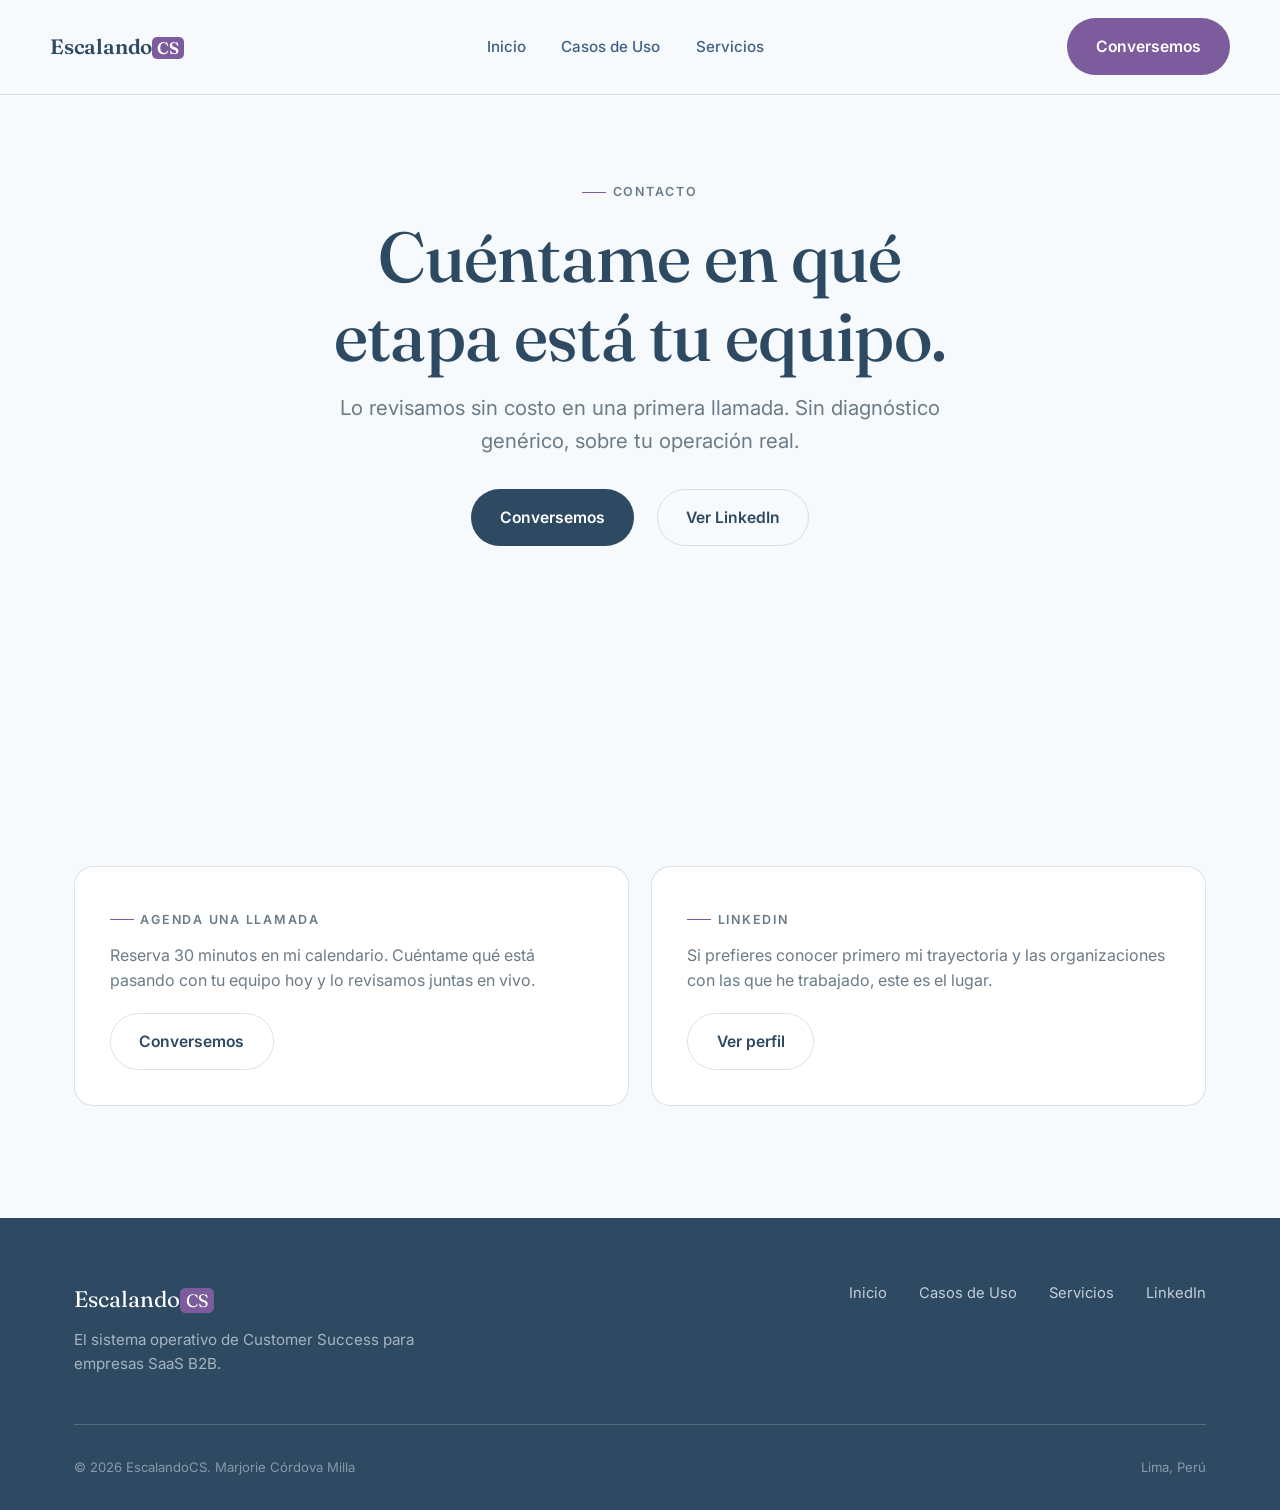
<file: contacto.html>
<!DOCTYPE html>
<html lang="es">
<head>
<meta charset="UTF-8">
<meta name="viewport" content="width=device-width, initial-scale=1.0">
<title>Contacto. EscalandoCS</title>
<meta name="description" content="Conversemos sobre en qué etapa está tu equipo de Customer Success. Agenda una llamada con Marjorie Córdova Milla o escríbele por LinkedIn.">
<link rel="preconnect" href="https://fonts.googleapis.com">
<link rel="preconnect" href="https://fonts.gstatic.com" crossorigin>
<link href="https://fonts.googleapis.com/css2?family=Fraunces:opsz,wght@9..144,500;9..144,600&family=Inter:wght@400;500;600&display=swap" rel="stylesheet">
<link rel="stylesheet" href="assets/css/style.css?v=20260774">
</head>
<body>

<header class="site-header">
  <div class="container nav">
    <a href="index.html" class="nav-logo">Escalando<span>CS</span></a>
    <nav aria-label="Principal">
      <ul class="nav-links">
        <li><a href="index.html">Inicio</a></li>
        <li><a href="metodologia.html">Casos de Uso</a></li>
        <li><a href="servicios.html">Servicios</a></li>
      </ul>
    </nav>
    <div class="nav-cta">
      <a href="https://calendar.app.google/FzGwmAzHEnLBb7UY6" class="btn btn-gold btn-primary-desktop" target="_blank" rel="noopener">Conversemos</a>
      <button class="nav-toggle" data-nav-toggle aria-label="Abrir menú" aria-expanded="false">
        <span class="nav-toggle-bars"><span></span><span></span><span></span></span>
      </button>
    </div>
  </div>
  <div class="container nav-mobile-panel" data-nav-mobile>
    <a href="index.html">Inicio</a>
    <a href="metodologia.html">Casos de Uso</a>
    <a href="servicios.html">Servicios</a>
    <a href="https://calendar.app.google/FzGwmAzHEnLBb7UY6" class="btn btn-gold" target="_blank" rel="noopener">Conversemos</a>
  </div>
</header>

<main>

  <section class="contact-hero">
    <div class="container">
      <div class="section-head center reveal">
        <span class="eyebrow">Contacto</span>
        <h1>Cuéntame en qué etapa está tu equipo.</h1>
        <p class="lede contact-line">Lo revisamos sin costo en una primera llamada. Sin diagnóstico genérico, sobre tu operación real.</p>
      </div>
      <div class="contact-actions reveal">
        <a href="https://calendar.app.google/FzGwmAzHEnLBb7UY6" class="btn btn-primary" target="_blank" rel="noopener">Conversemos</a>
        <a href="https://www.linkedin.com/in/marjorie-cordova-291a7262/" class="btn btn-ghost" target="_blank" rel="noopener">Ver LinkedIn</a>
      </div>
    </div>
  </section>

  <section class="contact-details">
    <div class="container contact-cards">
      <div class="contact-card reveal">
        <span class="eyebrow">Agenda una llamada</span>
        <p>Reserva 30 minutos en mi calendario. Cuéntame qué está pasando con tu equipo hoy y lo revisamos juntas en vivo.</p>
        <a href="https://calendar.app.google/FzGwmAzHEnLBb7UY6" class="btn btn-ghost" target="_blank" rel="noopener">Conversemos</a>
      </div>
      <div class="contact-card reveal">
        <span class="eyebrow">LinkedIn</span>
        <p>Si prefieres conocer primero mi trayectoria y las organizaciones con las que he trabajado, este es el lugar.</p>
        <a href="https://www.linkedin.com/in/marjorie-cordova-291a7262/" class="btn btn-ghost" target="_blank" rel="noopener">Ver perfil</a>
      </div>
    </div>
  </section>

</main>

<footer class="site-footer">
  <div class="container">
    <div class="footer-top">
      <div>
        <div class="footer-logo">Escalando<span>CS</span></div>
        <p class="footer-tagline">El sistema operativo de Customer Success para empresas SaaS B2B.</p>
      </div>
      <div class="footer-links">
        <a href="index.html">Inicio</a>
        <a href="metodologia.html">Casos de Uso</a>
        <a href="servicios.html">Servicios</a>
        <a href="https://www.linkedin.com/in/marjorie-cordova-291a7262/" target="_blank" rel="noopener">LinkedIn</a>
      </div>
    </div>
    <div class="footer-bottom">
      <span>© 2026 EscalandoCS. Marjorie Córdova Milla</span>
      <span>Lima, Perú</span>
    </div>
  </div>
</footer>

<script defer src="assets/js/main.js?v=20260774"></script>
</body>
</html>
</file>
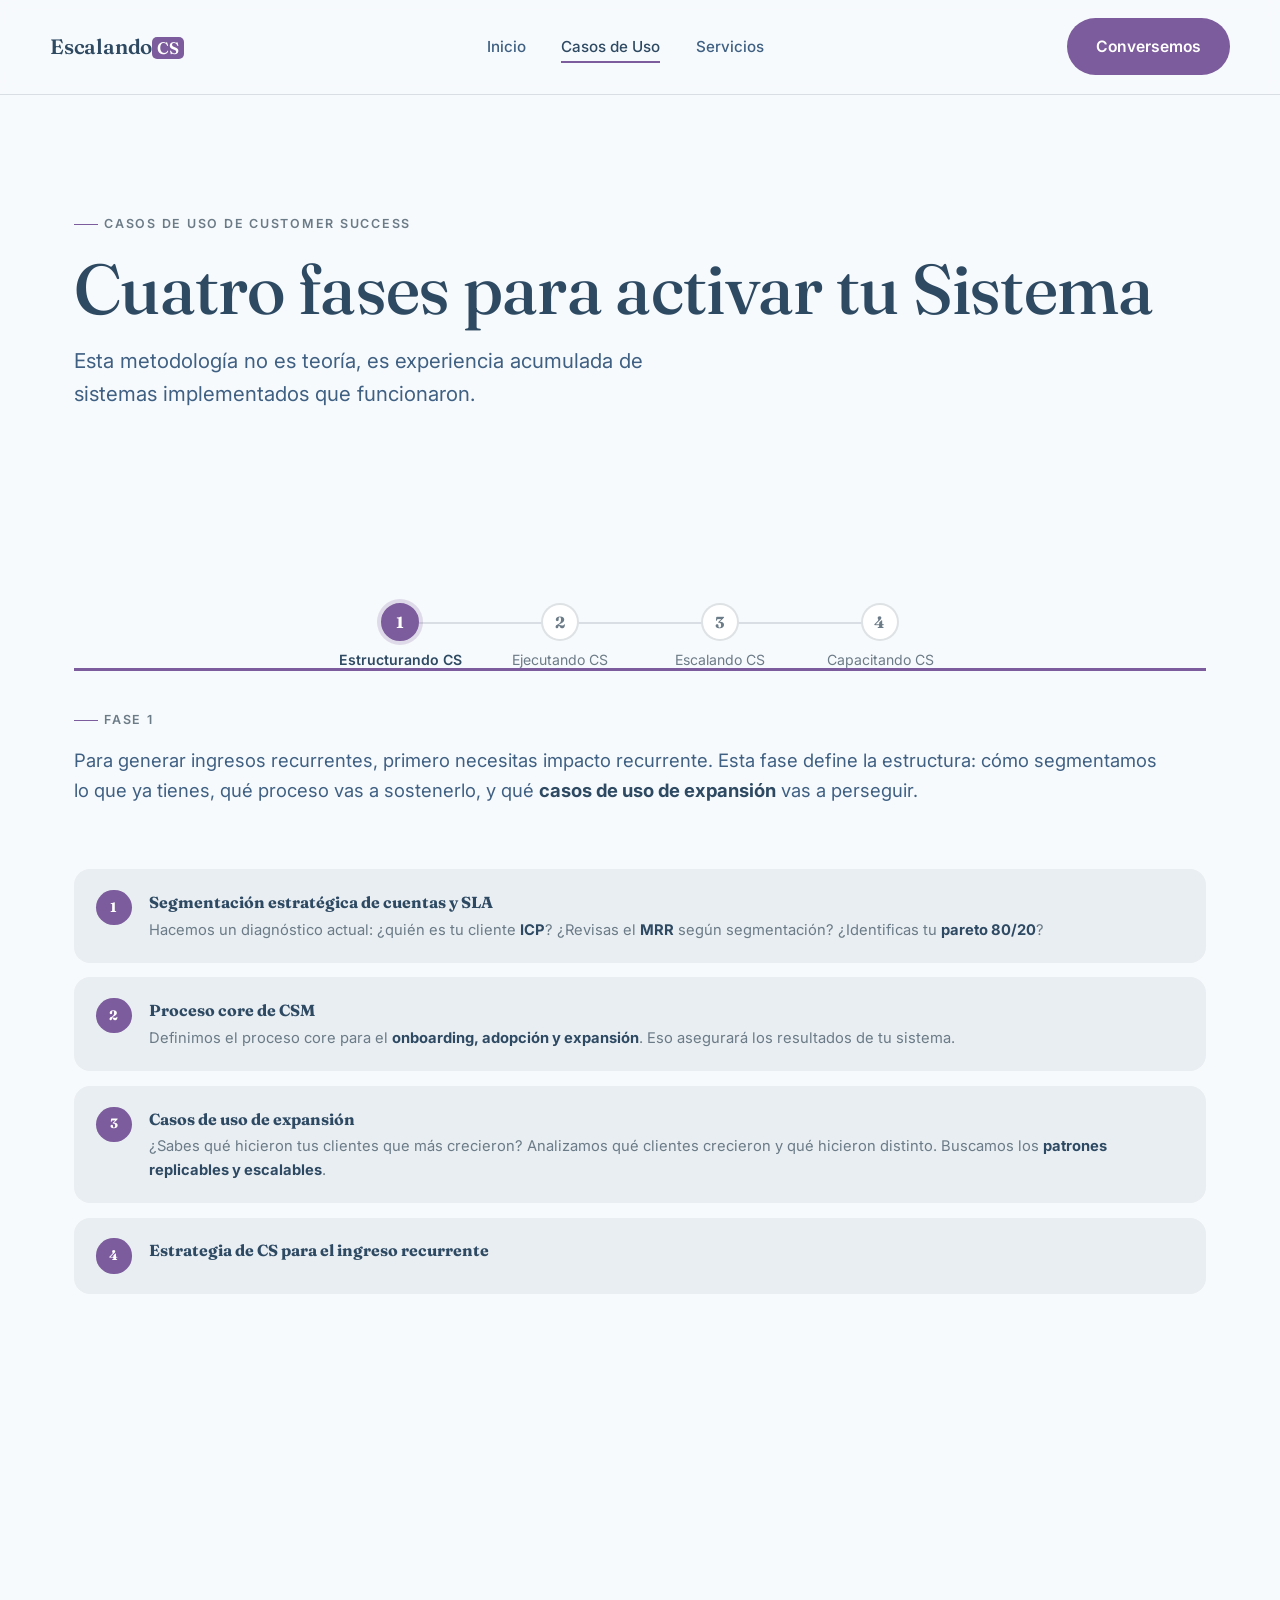
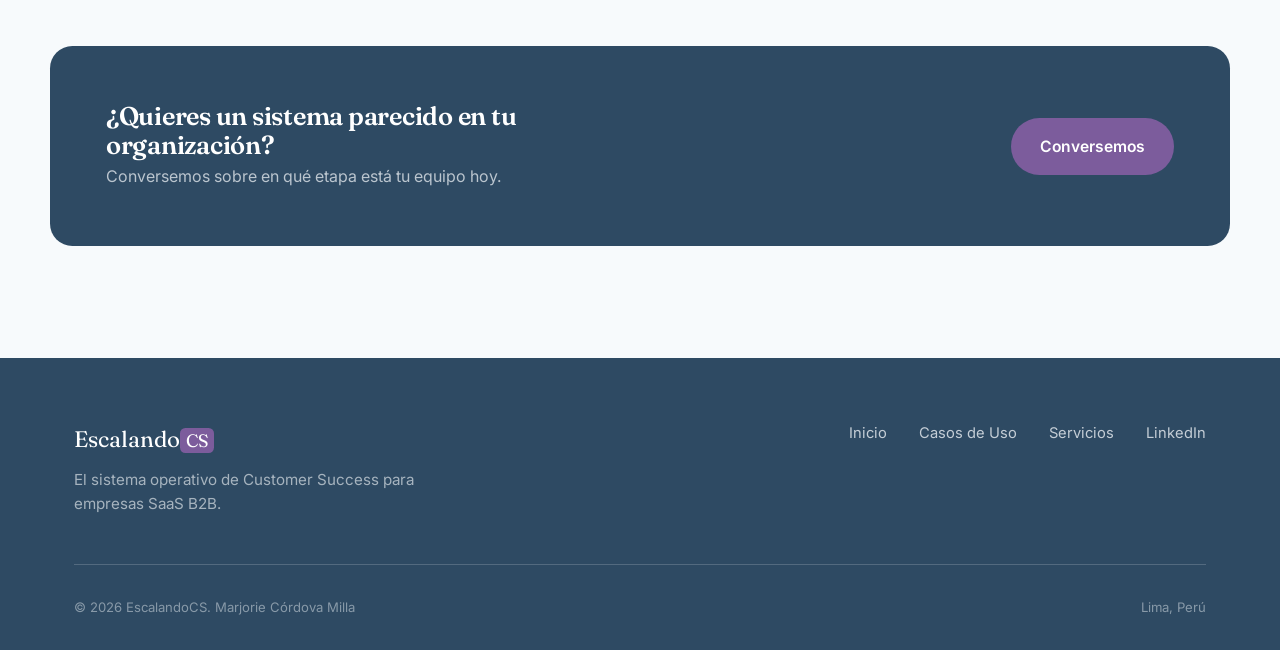
<file: metodologia.html>
<!DOCTYPE html>
<html lang="es">
<head>
<meta charset="UTF-8">
<meta name="viewport" content="width=device-width, initial-scale=1.0">
<title>Casos de Uso. EscalandoCS</title>
<meta name="description" content="Tres fases secuenciales de EscalandoCS: estructurar, ejecutar y escalar Customer Success, con los casos de uso concretos de cada fase.">
<link rel="preconnect" href="https://fonts.googleapis.com">
<link rel="preconnect" href="https://fonts.gstatic.com" crossorigin>
<link href="https://fonts.googleapis.com/css2?family=Fraunces:opsz,wght@9..144,500;9..144,600&family=Inter:wght@400;500;600&display=swap" rel="stylesheet">
<link rel="stylesheet" href="assets/css/style.css?v=20260774">
</head>
<body>

<header class="site-header">
  <div class="container nav">
    <a href="index.html" class="nav-logo">Escalando<span>CS</span></a>
    <nav aria-label="Principal">
      <ul class="nav-links">
        <li><a href="index.html">Inicio</a></li>
        <li><a href="metodologia.html" aria-current="page">Casos de Uso</a></li>
        <li><a href="servicios.html">Servicios</a></li>
      </ul>
    </nav>
    <div class="nav-cta">
      <a href="https://calendar.app.google/FzGwmAzHEnLBb7UY6" class="btn btn-gold btn-primary-desktop" target="_blank" rel="noopener">Conversemos</a>
      <button class="nav-toggle" data-nav-toggle aria-label="Abrir menú" aria-expanded="false">
        <span class="nav-toggle-bars"><span></span><span></span><span></span></span>
      </button>
    </div>
  </div>
  <div class="container nav-mobile-panel" data-nav-mobile>
    <a href="index.html">Inicio</a>
    <a href="metodologia.html" aria-current="page">Casos de Uso</a>
    <a href="servicios.html">Servicios</a>
    <a href="https://calendar.app.google/FzGwmAzHEnLBb7UY6" class="btn btn-gold" target="_blank" rel="noopener">Conversemos</a>
  </div>
</header>

<main>

  <section class="page-hero">
    <div class="container">
      <div class="section-head reveal">
        <span class="eyebrow">Casos de Uso de Customer Success</span>
        <h1>Cuatro fases para activar tu Sistema</h1>
        <p class="lede">Esta metodología no es teoría, es experiencia acumulada de sistemas implementados que funcionaron.</p>
      </div>
    </div>
  </section>

  <section class="flow">
    <div class="container">
      <div class="stepper reveal" role="tablist" aria-label="Fases de Casos de Uso">
        <button type="button" class="stepper-step" data-phase-tab="fase-1" aria-selected="true" role="tab">
          <span class="stepper-dot">1</span>
          <span class="stepper-label">Estructurando CS</span>
        </button>
        <button type="button" class="stepper-step" data-phase-tab="fase-2" aria-selected="false" role="tab">
          <span class="stepper-dot">2</span>
          <span class="stepper-label">Ejecutando CS</span>
        </button>
        <button type="button" class="stepper-step" data-phase-tab="fase-3" aria-selected="false" role="tab">
          <span class="stepper-dot">3</span>
          <span class="stepper-label">Escalando CS</span>
        </button>
        <button type="button" class="stepper-step" data-phase-tab="fase-4" aria-selected="false" role="tab">
          <span class="stepper-dot">4</span>
          <span class="stepper-label">Capacitando CS</span>
        </button>
      </div>
    </div>
  </section>

  <section class="phases" id="casos-de-uso">
    <div class="container">

      <article class="phase-block reveal" id="fase-1" data-phase-panel>
        <div class="section-head">
          <span class="eyebrow">Fase 1</span>
          <p class="lede">Para generar ingresos recurrentes, primero necesitas impacto recurrente. Esta fase define la estructura: cómo segmentamos lo que ya tienes, qué proceso vas a sostenerlo, y qué <strong>casos de uso de expansión</strong> vas a perseguir.</p>
        </div>

        <ol class="timeline">
          <li class="timeline-step">
            <div class="timeline-marker">
              <span class="timeline-num">1</span>
            </div>
            <div class="timeline-body">
              <div class="timeline-title">Segmentación estratégica de cuentas y SLA</div>
              <div class="timeline-subtitle">Hacemos un diagnóstico actual: ¿quién es tu cliente <strong>ICP</strong>? ¿Revisas el <strong>MRR</strong> según segmentación? ¿Identificas tu <strong>pareto 80/20</strong>?</div>
            </div>
          </li>
          <li class="timeline-step">
            <div class="timeline-marker">
              <span class="timeline-num">2</span>
            </div>
            <div class="timeline-body">
              <div class="timeline-title">Proceso core de CSM</div>
              <div class="timeline-subtitle">Definimos el proceso core para el <strong>onboarding, adopción y expansión</strong>. Eso asegurará los resultados de tu sistema.</div>
            </div>
          </li>
          <li class="timeline-step">
            <div class="timeline-marker">
              <span class="timeline-num">3</span>
            </div>
            <div class="timeline-body">
              <div class="timeline-title">Casos de uso de expansión</div>
              <div class="timeline-subtitle">¿Sabes qué hicieron tus clientes que más crecieron? Analizamos qué clientes crecieron y qué hicieron distinto. Buscamos los <strong>patrones replicables y escalables</strong>.</div>
            </div>
          </li>
          <li class="timeline-step">
            <div class="timeline-marker">
              <span class="timeline-num">4</span>
            </div>
            <div class="timeline-body">
              <div class="timeline-title">Estrategia de CS para el ingreso recurrente</div>
            </div>
          </li>
        </ol>
      </article>

      <article class="phase-block reveal" id="fase-2" data-phase-panel>
        <div class="section-head">
          <span class="eyebrow">Fase 2</span>
          <p class="lede">Con la estrategia definida, toca ejecutar. Se libera al equipo de la carga operativa y se instalan los <strong>playbooks</strong> que van a generar esa expansión. Le damos a tu equipo todo lo necesario para ejecutar desde el mes 1: guiones de conversación con el cliente, protocolos para manejar imprevistos, y criterios claros sobre qué hacer en cada etapa.</p>
        </div>

        <ol class="timeline">
          <li class="timeline-step">
            <div class="timeline-marker">
              <span class="timeline-num">1</span>
            </div>
            <div class="timeline-body">
              <div class="timeline-title">Desahogo operativo del equipo comercial</div>
              <div class="timeline-subtitle">Hacemos un diagnóstico de tu equipo. ¿Sabes en qué tipo de tareas se va el <strong>80% del tiempo</strong>? Buscamos liberar su tiempo: menos operativo, más estratégico.</div>
            </div>
          </li>
          <li class="timeline-step">
            <div class="timeline-marker">
              <span class="timeline-num">2</span>
            </div>
            <div class="timeline-body">
              <div class="timeline-title">Blueprint de gestión de clientes</div>
              <div class="timeline-subtitle">Entregamos los guiones, protocolos y criterios para ejecutar el proceso core de CS. ¿Tu equipo habla de <strong>ROI</strong> e impacto, o de funcionalidades y producto?</div>
            </div>
          </li>
          <li class="timeline-step">
            <div class="timeline-marker">
              <span class="timeline-num">3</span>
            </div>
            <div class="timeline-body">
              <div class="timeline-title">Playbook de casos de uso de expansión</div>
              <div class="timeline-subtitle">Identificados los casos de éxito de expansión, documentamos los <strong>playbooks replicables</strong> y capacitamos al equipo para ejecutarlos.</div>
            </div>
          </li>
          <li class="timeline-step">
            <div class="timeline-marker">
              <span class="timeline-num">4</span>
            </div>
            <div class="timeline-body">
              <div class="timeline-title">Empieza a generar expansión sostenida</div>
            </div>
          </li>
        </ol>
      </article>

      <article class="phase-block reveal" id="fase-3" data-phase-panel>
        <div class="section-head">
          <span class="eyebrow">Fase 3</span>
          <p class="lede">Con el equipo liberado y los playbooks funcionando, se escala con tecnología: <strong>automatización, alertas y dashboards</strong> que sostienen el crecimiento sin depender del esfuerzo manual de nadie.</p>
        </div>

        <ol class="timeline">
          <li class="timeline-step">
            <div class="timeline-marker">
              <span class="timeline-num">1</span>
            </div>
            <div class="timeline-body">
              <div class="timeline-title">Arquitectura Data-Driven &amp; Alertas Tempranas</div>
              <div class="timeline-subtitle">¿Tienes triggers definidos ante señales de riesgo? Mapeamos todas las fuentes de datos del cliente y definimos las <strong>alertas rojas</strong> para actuar de manera preventiva.</div>
            </div>
          </li>
          <li class="timeline-step">
            <div class="timeline-marker">
              <span class="timeline-num">2</span>
            </div>
            <div class="timeline-body">
              <div class="timeline-title">Software de CS</div>
              <div class="timeline-subtitle">Configuramos lo básico de la herramienta que tengas o adquieras, y seteamos los principales <strong>dashboards</strong> para que tomes decisiones basadas en data.</div>
            </div>
          </li>
          <li class="timeline-step">
            <div class="timeline-marker">
              <span class="timeline-num">3</span>
            </div>
            <div class="timeline-body">
              <div class="timeline-title">Crece de manera inteligente, no trabajando más</div>
            </div>
          </li>
        </ol>
      </article>

      <article class="phase-block reveal" id="fase-4" data-phase-panel>
        <div class="section-head">
          <span class="eyebrow">Fase 4</span>
          <p class="lede">Con el sistema funcionando, el último paso es capacitar a tu equipo: medir el impacto real frente al cliente, formar a los líderes de CS y prepararlos para las <strong>conversaciones ejecutivas</strong> que antes evitaban.</p>
        </div>

        <ol class="timeline">
          <li class="timeline-step">
            <div class="timeline-marker">
              <span class="timeline-num">1</span>
            </div>
            <div class="timeline-body">
              <div class="timeline-title">Medición de Impacto &amp; ROI ante el Cliente</div>
              <div class="timeline-subtitle">Alineo CS para definir el <strong>valor real</strong> que percibe el cliente, no las features.</div>
            </div>
          </li>
          <li class="timeline-step">
            <div class="timeline-marker">
              <span class="timeline-num">2</span>
            </div>
            <div class="timeline-body">
              <div class="timeline-title">Mentoring para Líderes de CS</div>
              <div class="timeline-subtitle">Instalo cadencias de <strong>KPIs</strong>, rutinas de <strong>Product Mastery</strong> e incentivos por salud de cartera y expansión, para que el líder salga de la operación y lidere de verdad.</div>
            </div>
          </li>
          <li class="timeline-step">
            <div class="timeline-marker">
              <span class="timeline-num">3</span>
            </div>
            <div class="timeline-body">
              <div class="timeline-title">Habilitación en Conversaciones Ejecutivas</div>
              <div class="timeline-subtitle">Entreno a tu equipo con frameworks de <strong>Winning by Design</strong> para conducir reuniones, tener conversaciones difíciles y ganar autoridad frente al cliente.</div>
            </div>
          </li>
        </ol>
      </article>

    </div>
  </section>

  <section class="cta-final">
    <div class="container services-cta reveal">
      <div>
        <h3>¿Quieres un sistema parecido en tu organización?</h3>
        <p>Conversemos sobre en qué etapa está tu equipo hoy.</p>
      </div>
      <a href="https://calendar.app.google/FzGwmAzHEnLBb7UY6" class="btn btn-gold" target="_blank" rel="noopener">Conversemos</a>
    </div>
  </section>

</main>

<footer class="site-footer">
  <div class="container">
    <div class="footer-top">
      <div>
        <div class="footer-logo">Escalando<span>CS</span></div>
        <p class="footer-tagline">El sistema operativo de Customer Success para empresas SaaS B2B.</p>
      </div>
      <div class="footer-links">
        <a href="index.html">Inicio</a>
        <a href="metodologia.html">Casos de Uso</a>
        <a href="servicios.html">Servicios</a>
        <a href="https://www.linkedin.com/in/marjorie-cordova-291a7262/" target="_blank" rel="noopener">LinkedIn</a>
      </div>
    </div>
    <div class="footer-bottom">
      <span>© 2026 EscalandoCS. Marjorie Córdova Milla</span>
      <span>Lima, Perú</span>
    </div>
  </div>
</footer>

<script defer src="assets/js/main.js?v=20260774"></script>
</body>
</html>
</file>
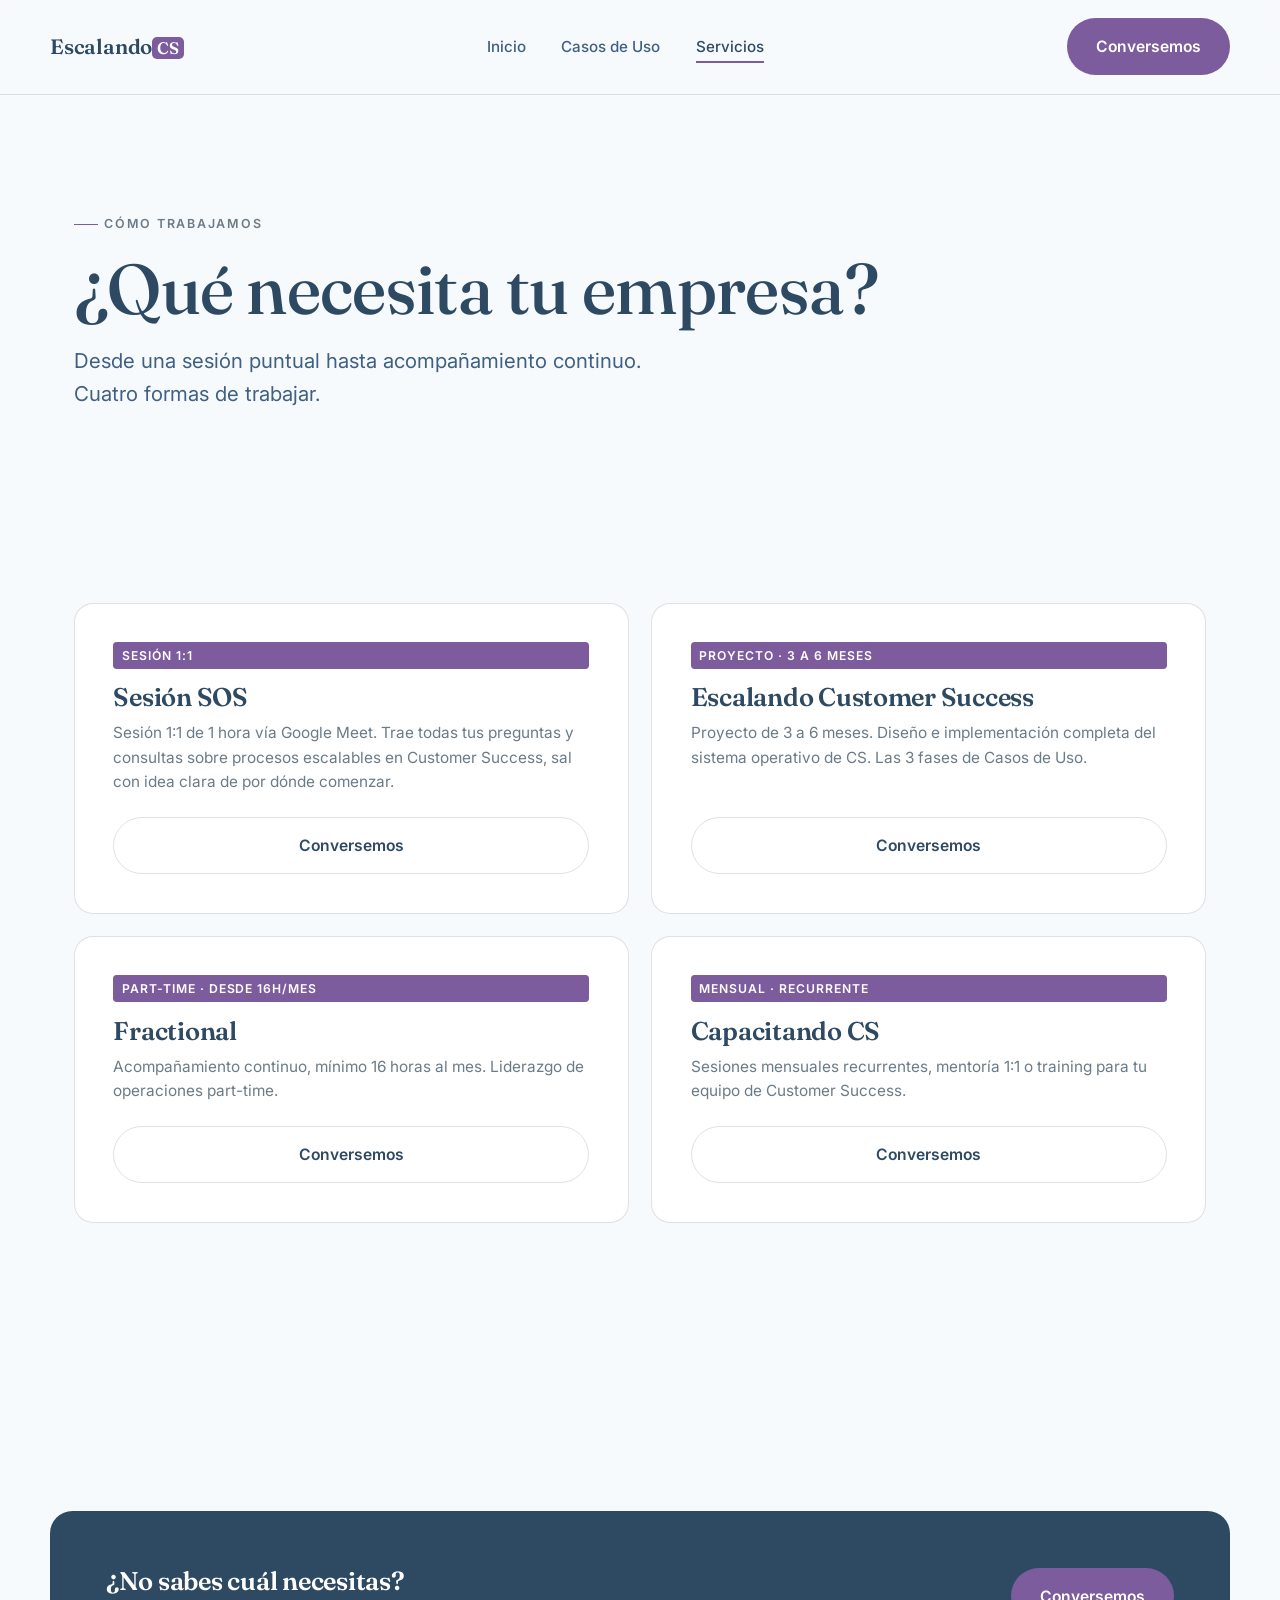
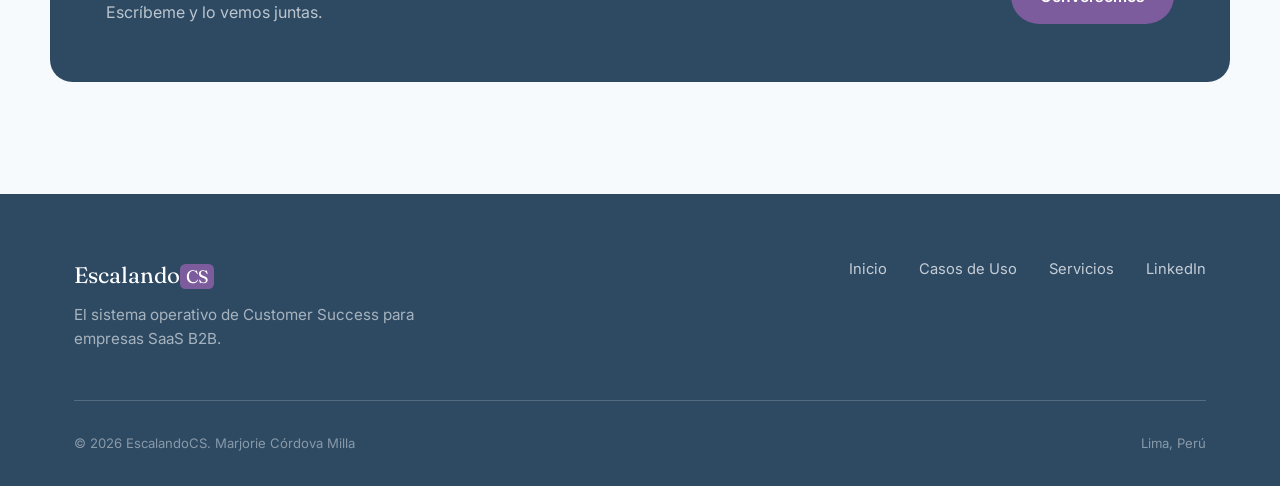
<file: servicios.html>
<!DOCTYPE html>
<html lang="es">
<head>
<meta charset="UTF-8">
<meta name="viewport" content="width=device-width, initial-scale=1.0">
<title>Servicios. EscalandoCS</title>
<meta name="description" content="Cuatro formas de trabajar con EscalandoCS: sesión SOS, proyecto de Escalando Customer Success, acompañamiento part-time y Capacitando CS.">
<link rel="preconnect" href="https://fonts.googleapis.com">
<link rel="preconnect" href="https://fonts.gstatic.com" crossorigin>
<link href="https://fonts.googleapis.com/css2?family=Fraunces:opsz,wght@9..144,500;9..144,600&family=Inter:wght@400;500;600&display=swap" rel="stylesheet">
<link rel="stylesheet" href="assets/css/style.css?v=20260774">
</head>
<body>

<header class="site-header">
  <div class="container nav">
    <a href="index.html" class="nav-logo">Escalando<span>CS</span></a>
    <nav aria-label="Principal">
      <ul class="nav-links">
        <li><a href="index.html">Inicio</a></li>
        <li><a href="metodologia.html">Casos de Uso</a></li>
        <li><a href="servicios.html" aria-current="page">Servicios</a></li>
      </ul>
    </nav>
    <div class="nav-cta">
      <a href="https://calendar.app.google/FzGwmAzHEnLBb7UY6" class="btn btn-gold btn-primary-desktop" target="_blank" rel="noopener">Conversemos</a>
      <button class="nav-toggle" data-nav-toggle aria-label="Abrir menú" aria-expanded="false">
        <span class="nav-toggle-bars"><span></span><span></span><span></span></span>
      </button>
    </div>
  </div>
  <div class="container nav-mobile-panel" data-nav-mobile>
    <a href="index.html">Inicio</a>
    <a href="metodologia.html">Casos de Uso</a>
    <a href="servicios.html" aria-current="page">Servicios</a>
    <a href="https://calendar.app.google/FzGwmAzHEnLBb7UY6" class="btn btn-gold" target="_blank" rel="noopener">Conversemos</a>
  </div>
</header>

<main>

  <section class="page-hero">
    <div class="container">
      <div class="section-head reveal">
        <span class="eyebrow">Cómo trabajamos</span>
        <h1>¿Qué necesita tu empresa?</h1>
        <p class="lede">Desde una sesión puntual hasta acompañamiento continuo. Cuatro formas de trabajar.</p>
      </div>
    </div>
  </section>

  <section class="pricing">
    <div class="container">
      <div class="pricing-grid">

        <div class="price-card reveal">
          <span class="price-tag">Sesión 1:1</span>
          <h3>Sesión SOS</h3>
          <p>Sesión 1:1 de 1 hora vía Google Meet. Trae todas tus preguntas y consultas sobre procesos escalables en Customer Success, sal con idea clara de por dónde comenzar.</p>
          <a href="https://calendar.app.google/FzGwmAzHEnLBb7UY6" class="btn btn-ghost" target="_blank" rel="noopener">Conversemos</a>
        </div>

        <div class="price-card reveal">
          <span class="price-tag">Proyecto · 3 a 6 meses</span>
          <h3>Escalando Customer Success</h3>
          <p>Proyecto de 3 a 6 meses. Diseño e implementación completa del sistema operativo de CS. Las 3 fases de Casos de Uso.</p>
          <a href="https://calendar.app.google/FzGwmAzHEnLBb7UY6" class="btn btn-ghost" target="_blank" rel="noopener">Conversemos</a>
        </div>

        <div class="price-card reveal">
          <span class="price-tag">Part-time · desde 16h/mes</span>
          <h3>Fractional</h3>
          <p>Acompañamiento continuo, mínimo 16 horas al mes. Liderazgo de operaciones part-time.</p>
          <a href="https://calendar.app.google/FzGwmAzHEnLBb7UY6" class="btn btn-ghost" target="_blank" rel="noopener">Conversemos</a>
        </div>

        <div class="price-card reveal">
          <span class="price-tag">Mensual · recurrente</span>
          <h3>Capacitando CS</h3>
          <p>Sesiones mensuales recurrentes, mentoría 1:1 o training para tu equipo de Customer Success.</p>
          <a href="https://calendar.app.google/FzGwmAzHEnLBb7UY6" class="btn btn-ghost" target="_blank" rel="noopener">Conversemos</a>
        </div>

      </div>
    </div>
  </section>

  <section class="cta-final">
    <div class="container services-cta reveal">
      <div>
        <h3>¿No sabes cuál necesitas?</h3>
        <p>Escríbeme y lo vemos juntas.</p>
      </div>
      <a href="https://calendar.app.google/FzGwmAzHEnLBb7UY6" class="btn btn-gold" target="_blank" rel="noopener">Conversemos</a>
    </div>
  </section>

</main>

<footer class="site-footer">
  <div class="container">
    <div class="footer-top">
      <div>
        <div class="footer-logo">Escalando<span>CS</span></div>
        <p class="footer-tagline">El sistema operativo de Customer Success para empresas SaaS B2B.</p>
      </div>
      <div class="footer-links">
        <a href="index.html">Inicio</a>
        <a href="metodologia.html">Casos de Uso</a>
        <a href="servicios.html">Servicios</a>
        <a href="https://www.linkedin.com/in/marjorie-cordova-291a7262/" target="_blank" rel="noopener">LinkedIn</a>
      </div>
    </div>
    <div class="footer-bottom">
      <span>© 2026 EscalandoCS. Marjorie Córdova Milla</span>
      <span>Lima, Perú</span>
    </div>
  </div>
</footer>

<script defer src="assets/js/main.js?v=20260774"></script>
</body>
</html>
</file>
<file: assets/css/style.css>
/* ============================================================
   ESCALANDOCS. Sistema de diseño
   Paleta Huascarán/Alpamayo. Estructura azul montaña + acento violeta
   ============================================================ */

:root {
  --ink: #2e4a63;
  --ink-soft: #3f6083;
  --ink-mute: #6b7b87;
  --cream: #f7fafc;
  --cream-soft: #e9eef2;
  --paper: #ffffff;
  --accent: #7c5c9c;
  --accent-soft: #6b4f87;
  --success: #3f7d58;
  --line: rgba(107, 123, 135, 0.22);
  --line-on-dark: rgba(247, 250, 252, 0.18);

  --font-display: "Fraunces", "Iowan Old Style", "Georgia", serif;
  --font-body: "Inter", -apple-system, BlinkMacSystemFont, "Segoe UI", sans-serif;

  --container: 1180px;
  --space-xs: 0.5rem;
  --space-sm: 1rem;
  --space-md: 2rem;
  --space-lg: 4rem;
  --space-xl: 7rem;

  --ease: cubic-bezier(0.16, 1, 0.3, 1);
}

*, *::before, *::after { box-sizing: border-box; }

html {
  scroll-behavior: smooth;
  -webkit-text-size-adjust: 100%;
}

body {
  margin: 0;
  background: var(--cream);
  color: var(--ink);
  font-family: var(--font-body);
  font-size: 16px;
  line-height: 1.6;
  -webkit-font-smoothing: antialiased;
  overflow-x: hidden;
}

img { max-width: 100%; display: block; }

a { color: inherit; text-decoration: none; }

h1, h2, h3, h4 {
  font-family: var(--font-display);
  font-weight: 600;
  line-height: 1.12;
  margin: 0 0 var(--space-sm);
  color: var(--ink);
  letter-spacing: -0.01em;
}

h1 { font-size: clamp(2.4rem, 5.5vw, 4.4rem); font-weight: 500; }
h2 { font-size: clamp(1.9rem, 3.6vw, 2.9rem); }
h3 { font-size: clamp(1.3rem, 2vw, 1.6rem); }

p { margin: 0 0 var(--space-sm); color: var(--ink-mute); }

.lede {
  font-size: clamp(1.05rem, 1.6vw, 1.3rem);
  color: var(--ink-soft);
  max-width: 46ch;
}

.eyebrow {
  display: inline-flex;
  align-items: center;
  gap: 0.5em;
  font-family: var(--font-body);
  font-size: 0.78rem;
  font-weight: 600;
  letter-spacing: 0.14em;
  text-transform: uppercase;
  color: var(--ink-mute);
  margin-bottom: var(--space-sm);
}
.eyebrow::before {
  content: "";
  width: 24px;
  height: 1px;
  background: var(--accent);
}

.eyebrow-ghost { visibility: hidden; }

.container {
  width: 100%;
  max-width: var(--container);
  margin: 0 auto;
  padding: 0 1.5rem;
}

section { padding: var(--space-xl) 0; }
@media (max-width: 720px) {
  section { padding: var(--space-lg) 0; }
}

/* ---------------- Buttons ---------------- */

.btn {
  display: inline-flex;
  align-items: center;
  justify-content: center;
  gap: 0.6em;
  padding: 0.95em 1.8em;
  border-radius: 999px;
  font-family: var(--font-body);
  font-weight: 600;
  font-size: 0.98rem;
  border: 1px solid transparent;
  cursor: pointer;
  transition: transform 0.3s var(--ease), background 0.3s var(--ease), color 0.3s var(--ease), border-color 0.3s var(--ease);
  white-space: nowrap;
}
.btn:hover { transform: translateY(-2px); }

.btn-primary {
  background: var(--ink);
  color: var(--paper);
}
.btn-primary:hover { background: var(--ink-mute); }

.btn-gold {
  background: var(--accent);
  color: var(--paper);
}
.btn-gold:hover { background: var(--accent-soft); }

.btn-ghost {
  background: transparent;
  color: var(--ink);
  border-color: var(--line);
}
.btn-ghost:hover { border-color: var(--ink); }

.btn-ghost-light {
  background: transparent;
  color: var(--paper);
  border-color: var(--line-on-dark);
}
.btn-ghost-light:hover { border-color: var(--paper); }

.btn svg { width: 1.1em; height: 1.1em; flex-shrink: 0; }

/* ---------------- Nav ---------------- */

.site-header {
  position: sticky;
  top: 0;
  z-index: 100;
  background: rgba(247, 250, 252, 0.86);
  backdrop-filter: blur(10px);
  border-bottom: 1px solid var(--line);
}

.nav {
  display: flex;
  align-items: center;
  justify-content: space-between;
  padding: 1.15rem 0;
}

.nav-logo {
  font-family: var(--font-display);
  font-size: 1.3rem;
  font-weight: 600;
  letter-spacing: -0.01em;
}
.nav-logo span,
.footer-logo span {
  background: var(--accent);
  color: var(--paper);
  font-size: 0.8em;
  padding: 0.06em 0.32em;
  border-radius: 0.3em;
}

.nav-links {
  display: flex;
  align-items: center;
  gap: 2.2rem;
  list-style: none;
  margin: 0;
  padding: 0;
}

.nav-links a {
  font-size: 0.95rem;
  font-weight: 500;
  color: var(--ink-soft);
  position: relative;
  padding: 0.3em 0;
  transition: color 0.25s var(--ease);
}
.nav-links a::after {
  content: "";
  position: absolute;
  left: 0; right: 100%;
  bottom: -2px;
  height: 1.5px;
  background: var(--accent);
  transition: right 0.3s var(--ease);
}
.nav-links a:hover, .nav-links a[aria-current="page"] { color: var(--ink); }
.nav-links a:hover::after, .nav-links a[aria-current="page"]::after { right: 0; }

.nav-cta { display: flex; align-items: center; gap: 1.6rem; }

.nav-toggle {
  display: none;
  width: 42px;
  height: 42px;
  border-radius: 50%;
  border: 1px solid var(--line);
  background: transparent;
  align-items: center;
  justify-content: center;
  cursor: pointer;
  flex-shrink: 0;
}
.nav-toggle-bars {
  position: relative;
  width: 18px;
  height: 12px;
}
.nav-toggle-bars span {
  position: absolute;
  left: 0;
  width: 100%;
  height: 1.5px;
  background: var(--ink);
  transition: transform 0.3s var(--ease), opacity 0.3s var(--ease), top 0.3s var(--ease);
}
.nav-toggle-bars span:nth-child(1) { top: 0; }
.nav-toggle-bars span:nth-child(2) { top: 5.5px; }
.nav-toggle-bars span:nth-child(3) { top: 11px; }

.nav-mobile-panel {
  display: none;
  flex-direction: column;
  gap: 0;
  padding: 0.5rem 0 1.5rem;
  border-top: 1px solid var(--line);
}
.nav-mobile-panel a {
  padding: 0.9rem 0;
  font-size: 1.1rem;
  font-family: var(--font-display);
  border-bottom: 1px solid var(--line);
  color: var(--ink-soft);
}
.nav-mobile-panel a[aria-current="page"] { color: var(--ink); border-color: var(--accent); font-weight: 600; }
.nav-mobile-panel .btn { margin-top: 1.2rem; align-self: flex-start; }

@media (max-width: 860px) {
  .nav-links { display: none; }
  .nav-cta .btn-primary-desktop { display: none; }
  .nav-toggle { display: inline-flex; }
  body.nav-open .nav-mobile-panel { display: flex; }
}

body.nav-open .nav-toggle-bars span:nth-child(1) { top: 5.5px; transform: rotate(45deg); }
body.nav-open .nav-toggle-bars span:nth-child(2) { opacity: 0; }
body.nav-open .nav-toggle-bars span:nth-child(3) { top: 5.5px; transform: rotate(-45deg); }

/* ---------------- Hero ---------------- */

.hero {
  padding: clamp(3rem, 8vw, 6rem) 0 var(--space-xl);
  background: var(--cream);
}

.hero-grid {
  display: grid;
  grid-template-columns: 1.3fr 0.7fr;
  gap: clamp(2rem, 5vw, 4rem);
  align-items: center;
}

.hero-copy h1 { font-size: clamp(2.4rem, 5vw, 4rem); }
.hero-copy .lede { margin-bottom: var(--space-md); }

.hero-actions {
  display: flex;
  align-items: center;
  gap: 1.6rem;
  flex-wrap: wrap;
}

.hero-note {
  font-size: 0.9rem;
  color: var(--ink-mute);
}

.hero-photo {
  position: relative;
  border-radius: 1.4rem;
  overflow: hidden;
  aspect-ratio: 4 / 4.6;
  background: var(--ink);
  box-shadow: 0 30px 60px -25px rgba(46, 74, 99, 0.35);
}
.hero-photo img {
  width: 100%;
  height: 100%;
  object-fit: cover;
}
.hero-photo::after {
  content: "";
  position: absolute;
  inset: 0;
  background: linear-gradient(180deg, rgba(46,74,99,0) 55%, rgba(46,74,99,0.55) 100%);
}
.hero-photo-caption {
  position: absolute;
  left: 1.4rem;
  bottom: 1.3rem;
  right: 1.4rem;
  z-index: 2;
  color: var(--paper);
  font-size: 0.85rem;
  letter-spacing: 0.02em;
}
.hero-photo-caption strong { display: block; font-family: var(--font-display); font-size: 1.05rem; font-weight: 600; }

@media (max-width: 900px) {
  .hero-grid { grid-template-columns: 1fr; }
  .hero-photo { max-width: 340px; margin: 0 auto; aspect-ratio: 4/4.8; }
}

/* ---------------- Stats ---------------- */

.stats {
  background: var(--ink);
  color: var(--paper);
  padding: 3rem 0;
}
.stats-grid {
  display: grid;
  grid-template-columns: repeat(4, 1fr);
  gap: var(--space-md);
}
.stat-num {
  font-family: var(--font-display);
  font-size: clamp(2.2rem, 4.5vw, 3.2rem);
  color: var(--paper);
  margin-bottom: 0.2em;
}
.stat-label {
  font-size: 0.92rem;
  color: rgba(247, 250, 252, 0.72);
  max-width: 20ch;
}
@media (max-width: 860px) {
  .stats-grid { grid-template-columns: repeat(2, 1fr); gap: var(--space-lg) var(--space-md); }
}

/* ---------------- Section headers ---------------- */

.section-head {
  max-width: 640px;
  margin-bottom: var(--space-lg);
}
.section-head.center { margin-left: auto; margin-right: auto; text-align: center; }

/* ---------------- Results (home) ---------------- */

.results-grid {
  display: grid;
  grid-template-columns: repeat(4, 1fr);
  gap: 1.6rem;
}
.result-card {
  border: 1px solid var(--line);
  border-radius: 1.1rem;
  overflow: hidden;
  background: var(--paper);
}
.result-image {
  aspect-ratio: 4 / 3;
  display: flex;
  align-items: center;
  justify-content: center;
}
.result-image svg { width: 2.6rem; height: 2.6rem; }
.result-image--a { background: rgba(124, 92, 156, 0.12); color: var(--accent); }
.result-image--b { background: rgba(46, 74, 99, 0.08); color: var(--ink); }
.result-image--c { background: rgba(63, 125, 88, 0.12); color: var(--success); }
.result-image--d { background: rgba(63, 96, 131, 0.12); color: var(--ink-soft); }
.result-card h3 { font-size: 1.05rem; margin: 1.3rem 1.4rem 0.5rem; }
.result-card p { margin: 0 1.4rem 1.4rem; font-size: 0.95rem; color: var(--ink-mute); }

@media (max-width: 960px) { .results-grid { grid-template-columns: repeat(2, 1fr); } }
@media (max-width: 560px) { .results-grid { grid-template-columns: 1fr; } }

/* ---------------- About block (home) ---------------- */

.about-block {
  display: grid;
  grid-template-columns: 320px 1fr;
  gap: clamp(2rem, 5vw, 5rem);
  align-items: start;
}
@media (max-width: 860px) { .about-block { grid-template-columns: 1fr; } }

.about { background: var(--ink); }
.about h2,
.about .lede,
.about .about-role-text,
.about .certs-title,
.about .stack-title { color: var(--paper); }

.about-photo-card {
  background: var(--ink);
  border: 1px solid var(--line-on-dark);
  border-radius: 1.4rem;
  padding: 0.9rem;
  max-width: 320px;
  margin: 0 auto;
}
.about-photo-frame {
  position: relative;
  border-radius: 1rem;
  overflow: hidden;
}
.about-photo-frame img {
  width: 100%;
  aspect-ratio: 4 / 4.6;
  object-fit: cover;
  display: block;
}
.about-photo-frame::after {
  content: "";
  position: absolute;
  inset: 0;
  background: linear-gradient(180deg, rgba(46,74,99,0) 55%, rgba(46,74,99,0.55) 100%);
}
.about-photo-caption {
  position: absolute;
  left: 1rem;
  bottom: 0.9rem;
  right: 1rem;
  z-index: 2;
  color: var(--paper);
}
.about-photo-caption strong {
  display: block;
  font-family: var(--font-display);
  font-size: 0.95rem;
  font-weight: 600;
}

.about-copy .lede { margin-bottom: 1.4rem; }
.about-linkedin-row {
  display: flex;
  align-items: center;
  gap: 0.9rem;
}
.about-role-text {
  margin: 0;
  font-size: 0.92rem;
  font-weight: 400;
  color: var(--ink-mute);
}
.about-linkedin {
  display: inline-flex;
  align-items: center;
  justify-content: center;
  width: 2.6rem;
  height: 2.6rem;
  flex-shrink: 0;
  border-radius: 0.6rem;
  background: rgba(247, 250, 252, 0.14);
  color: var(--paper);
  transition: background 0.2s ease;
}
.about-linkedin:hover { background: var(--accent); }
.about-linkedin svg { width: 1.3rem; height: 1.3rem; }

/* ---------------- Certifications ---------------- */

.certs { margin-top: clamp(3rem, 6vw, 5rem); }
.certs-title { font-size: clamp(1.3rem, 2vw, 1.6rem); margin-bottom: 1.6rem; }
.certs-grid {
  display: grid;
  grid-template-columns: repeat(3, 1fr);
  gap: 1.6rem;
}
.cert-card {
  border: 1px solid var(--line);
  border-radius: 1.1rem;
  overflow: hidden;
  background: var(--paper);
}
.cert-image {
  aspect-ratio: 4 / 3;
  background: var(--cream-soft);
  display: flex;
  align-items: center;
  justify-content: center;
  padding: 1rem;
}
.cert-image img { width: 100%; height: 100%; object-fit: contain; }
.cert-card h4 { font-size: 1rem; margin: 1.2rem 1.4rem 0.3rem; }
.cert-date { margin: 0 1.4rem 0.15rem; font-size: 0.88rem; color: var(--ink-mute); }
.cert-issuer { margin: 0 1.4rem 1.4rem; font-size: 0.88rem; color: var(--ink-mute); }

@media (max-width: 860px) { .certs-grid { grid-template-columns: 1fr; } }

/* ---------------- Tech stack marquee ---------------- */

.stack { margin-top: clamp(3rem, 6vw, 5rem); }
.stack-title { font-size: clamp(1.3rem, 2vw, 1.6rem); margin-bottom: 1.6rem; }
.stack-marquee {
  overflow: hidden;
  -webkit-mask-image: linear-gradient(90deg, transparent, #000 6%, #000 94%, transparent);
  mask-image: linear-gradient(90deg, transparent, #000 6%, #000 94%, transparent);
}
.stack-track {
  display: flex;
  align-items: center;
  gap: 0.9rem;
  width: max-content;
  animation: stack-scroll 28s linear infinite;
}
.stack-marquee:hover .stack-track { animation-play-state: paused; }
.stack-pill {
  flex-shrink: 0;
  padding: 0.65rem 1.3rem;
  border: 1px solid var(--line);
  border-radius: 999px;
  background: var(--paper);
  color: var(--ink);
  font-size: 0.92rem;
  font-weight: 600;
  white-space: nowrap;
}

@keyframes stack-scroll {
  from { transform: translateX(0); }
  to { transform: translateX(-50%); }
}

@media (prefers-reduced-motion: reduce) {
  .stack-track { animation: none; }
}

/* ---------------- Value / systems block ---------------- */

.value {
  background: var(--ink);
}
.value .section-head .eyebrow,
.value .section-head h2,
.value .section-head .lede {
  color: var(--paper);
}
.value-grid {
  display: grid;
  grid-template-columns: repeat(4, 1fr);
  gap: 1.6rem;
}
.value-card {
  background: var(--paper);
  border: 1px solid var(--line);
  border-radius: 1.1rem;
  padding: 2rem 1.8rem;
}
.value-card .num {
  font-family: var(--font-display);
  font-size: 0.9rem;
  color: var(--paper);
  background: var(--accent);
  width: 2.1rem;
  height: 2.1rem;
  border-radius: 50%;
  display: flex;
  align-items: center;
  justify-content: center;
  margin-bottom: 1.2rem;
}
.value-card h3 { margin-bottom: 0.5rem; color: var(--ink); }
.value-card p { margin: 0; font-size: 0.96rem; color: var(--ink); }

@media (max-width: 960px) { .value-grid { grid-template-columns: repeat(2, 1fr); } }
@media (max-width: 560px) { .value-grid { grid-template-columns: 1fr; } }

.value .section-head { max-width: 800px; }

/* ---------------- Impact banner (stats + cards) ---------------- */

.impact .section-head { max-width: 760px; margin-left: auto; margin-right: auto; }
.impact .section-head .lede { max-width: none; }

.stat-card-grid {
  display: grid;
  grid-template-columns: repeat(3, 1fr);
  gap: 1.6rem;
}

.stat-card {
  background: var(--paper);
  border: 1px solid var(--line);
  border-radius: 1.1rem;
  padding: clamp(1.8rem, 3vw, 2.2rem);
}

.stat-card-num {
  font-family: var(--font-display);
  font-size: clamp(2.4rem, 4vw, 3rem);
  font-weight: 600;
  color: var(--accent);
  margin-bottom: 0.6rem;
}

.stat-card h3 { font-size: calc(1.05rem + 2px); margin-bottom: 0.9rem; }
.stat-card p { margin: 0; font-size: 0.95rem; }

@media (max-width: 860px) { .stat-card-grid { grid-template-columns: 1fr; } }

.services-cta {
  margin-top: var(--space-lg);
  background: var(--ink);
  color: var(--paper);
  border-radius: 1.4rem;
  padding: clamp(2.2rem, 5vw, 3.5rem);
  display: flex;
  align-items: center;
  justify-content: space-between;
  gap: 2rem;
  flex-wrap: wrap;
}
.services-cta h3 { color: var(--paper); margin-bottom: 0.3rem; max-width: 30ch; }
.services-cta p { color: rgba(247,250,252,0.7); margin: 0; }

.cta-final-home .services-cta h3 { max-width: none; }

.page-hero .section-head { max-width: 1100px; }

/* ---------------- Flow diagram (resumen de fases) ---------------- */

.flow { padding-top: var(--space-sm); padding-bottom: 0; }

.phases { padding-top: 0; }

.stepper {
  display: flex;
  align-items: flex-start;
  justify-content: center;
  max-width: 640px;
  margin: 0 auto;
}

.stepper-step {
  position: relative;
  display: flex;
  flex-direction: column;
  align-items: center;
  gap: 0.6rem;
  flex: 1 1 0;
  min-width: 0;
  background: none;
  border: none;
  padding: 0;
  font-family: inherit;
  cursor: pointer;
  appearance: none;
  -webkit-appearance: none;
}
.stepper-step:not(:first-child)::before {
  content: "";
  position: absolute;
  top: 1.2rem;
  right: 50%;
  width: 100%;
  height: 2px;
  background: var(--line);
  z-index: 0;
  transition: background 0.25s var(--ease);
}
.stepper-step.is-done:not(:first-child)::before { background: var(--accent); }

.stepper-dot {
  position: relative;
  z-index: 1;
  display: flex;
  align-items: center;
  justify-content: center;
  width: 2.4rem;
  height: 2.4rem;
  flex-shrink: 0;
  border-radius: 50%;
  border: 2px solid var(--line);
  background: var(--paper);
  color: var(--ink-mute);
  font-family: var(--font-display);
  font-weight: 700;
  font-size: 1rem;
  transition: background 0.2s var(--ease), border-color 0.2s var(--ease), color 0.2s var(--ease), box-shadow 0.2s var(--ease);
}
.stepper-step.is-done .stepper-dot {
  background: var(--accent);
  border-color: var(--accent);
  color: var(--paper);
}
.stepper-step[aria-selected="true"] .stepper-dot {
  box-shadow: 0 0 0 4px rgba(124, 92, 156, 0.2);
}

.stepper-label {
  font-size: 0.88rem;
  color: var(--ink-mute);
  text-align: center;
  transition: color 0.2s var(--ease);
}
.stepper-step.is-done .stepper-label { color: var(--ink); }
.stepper-step[aria-selected="true"] .stepper-label { font-weight: 600; }

@media (max-width: 560px) {
  .stepper-label { font-size: 0.74rem; }
  .stepper-dot { width: 2rem; height: 2rem; font-size: 0.88rem; }
  .stepper-step:not(:first-child)::before { top: 1rem; }
}

/* ---------------- Phases (Casos de Uso) ---------------- */

.phase-block {
  padding: var(--space-lg) 0;
  border-top: 1px solid var(--line);
}
.phase-block:first-child { padding-top: 0; border-top: none; }
.phase-block:last-child { padding-bottom: 0; }
.phase-block .section-head { max-width: none; }
.phase-block .section-head .lede {
  font-size: calc(clamp(1.05rem, 1.6vw, 1.3rem) - 2px);
  max-width: 1100px;
}

.js-ready .phase-block:not(.is-active) { display: none; }
.js-ready .phase-block.is-active { padding-top: var(--space-md); border-top: 3px solid var(--accent); }

/* ---------------- Pricing ---------------- */

.pricing { padding-top: var(--space-sm); }

.pricing-grid {
  display: grid;
  grid-template-columns: repeat(2, 1fr);
  gap: 1.4rem;
}

.price-card {
  display: flex;
  flex-direction: column;
  border: 1px solid var(--line);
  border-radius: 1.2rem;
  padding: clamp(1.8rem, 3vw, 2.4rem);
  background: var(--paper);
}

.price-tag {
  display: inline-block;
  font-size: 0.76rem;
  font-weight: 600;
  letter-spacing: 0.08em;
  text-transform: uppercase;
  background: var(--accent);
  color: var(--paper);
  padding: 0.3em 0.7em;
  border-radius: 0.3em;
  margin-bottom: 0.9rem;
}

.price-card h3 { margin-bottom: 0.6rem; }
.price-card p { flex: 1; font-size: 0.96rem; margin-bottom: 1.4rem; }

@media (max-width: 780px) {
  .pricing-grid { grid-template-columns: 1fr; }
}

/* ---------------- Timeline (pasos dentro de cada fase) ---------------- */

.timeline {
  list-style: none;
  margin: 0;
  padding: 0;
  display: flex;
  flex-direction: column;
  gap: 0.9rem;
}

.timeline-step {
  display: grid;
  grid-template-columns: 2.2rem 1fr;
  gap: 1.1rem;
  align-items: start;
  padding: 1.3rem 1.4rem;
  background: var(--cream-soft);
  border-radius: 1rem;
}

.timeline-marker {
  display: flex;
  align-items: flex-start;
  justify-content: center;
}

.timeline-num {
  width: 2.2rem;
  height: 2.2rem;
  flex-shrink: 0;
  border-radius: 50%;
  background: var(--accent);
  color: var(--paper);
  font-family: var(--font-display);
  font-size: 0.85rem;
  font-weight: 700;
  display: flex;
  align-items: center;
  justify-content: center;
}

.timeline-title {
  font-family: var(--font-display);
  font-weight: 700;
  font-size: 1rem;
  color: var(--ink);
  margin-bottom: 0.2rem;
}

.timeline-subtitle {
  font-size: 0.92rem;
  color: var(--ink-mute);
}
.timeline-subtitle strong,
.phase-block .lede strong {
  color: var(--ink);
  font-weight: 700;
}

/* ---------------- Contact page ---------------- */

.contact-hero {
  text-align: center;
  padding-top: clamp(3rem, 8vw, 5rem);
}
.contact-hero .section-head { margin: 0 auto var(--space-md); }
.contact-actions {
  display: flex;
  justify-content: center;
  align-items: center;
  gap: 1.4rem;
  flex-wrap: wrap;
  margin-bottom: var(--space-md);
}
.contact-line {
  max-width: 50ch;
  margin: 0 auto;
  color: var(--ink-mute);
}

.contact-cards {
  display: grid;
  grid-template-columns: repeat(2, 1fr);
  gap: 1.4rem;
  margin-top: var(--space-lg);
}
.contact-card {
  border: 1px solid var(--line);
  border-radius: 1.2rem;
  padding: 2.2rem;
  background: var(--paper);
}
.contact-card .eyebrow { margin-bottom: 0.8rem; }
.contact-card p { margin-bottom: 1.2rem; }

@media (max-width: 720px) { .contact-cards { grid-template-columns: 1fr; } }

/* ---------------- Footer ---------------- */

.site-footer {
  background: var(--ink);
  color: rgba(247, 250, 252, 0.7);
  padding: var(--space-lg) 0 var(--space-md);
}
.footer-top {
  display: flex;
  justify-content: space-between;
  align-items: flex-start;
  gap: 2rem;
  flex-wrap: wrap;
  padding-bottom: var(--space-md);
  border-bottom: 1px solid var(--line-on-dark);
  margin-bottom: var(--space-md);
}
.footer-logo {
  font-family: var(--font-display);
  font-size: 1.4rem;
  color: var(--paper);
}
.footer-tagline { max-width: 34ch; color: rgba(247,250,252,0.6); font-size: 0.95rem; margin-top: 0.6rem; }
.footer-links { display: flex; gap: 2rem; flex-wrap: wrap; }
.footer-links a { font-size: 0.92rem; color: rgba(247,250,252,0.75); transition: color 0.25s var(--ease); }
.footer-links a:hover { color: var(--paper); }
.footer-bottom {
  display: flex;
  justify-content: space-between;
  flex-wrap: wrap;
  gap: 1rem;
  font-size: 0.82rem;
  color: rgba(247,250,252,0.45);
}

/* ---------------- Reveal animation ---------------- */

.reveal {
  opacity: 1;
  transform: none;
}
.js-ready .reveal {
  opacity: 0;
  transform: translateY(24px);
  transition: opacity 0.8s var(--ease), transform 0.8s var(--ease);
}
.js-ready .reveal.in-view {
  opacity: 1;
  transform: none;
}

@media (prefers-reduced-motion: reduce) {
  .js-ready .reveal { opacity: 1; transform: none; transition: none; }
  html { scroll-behavior: auto; }
}
</file>
